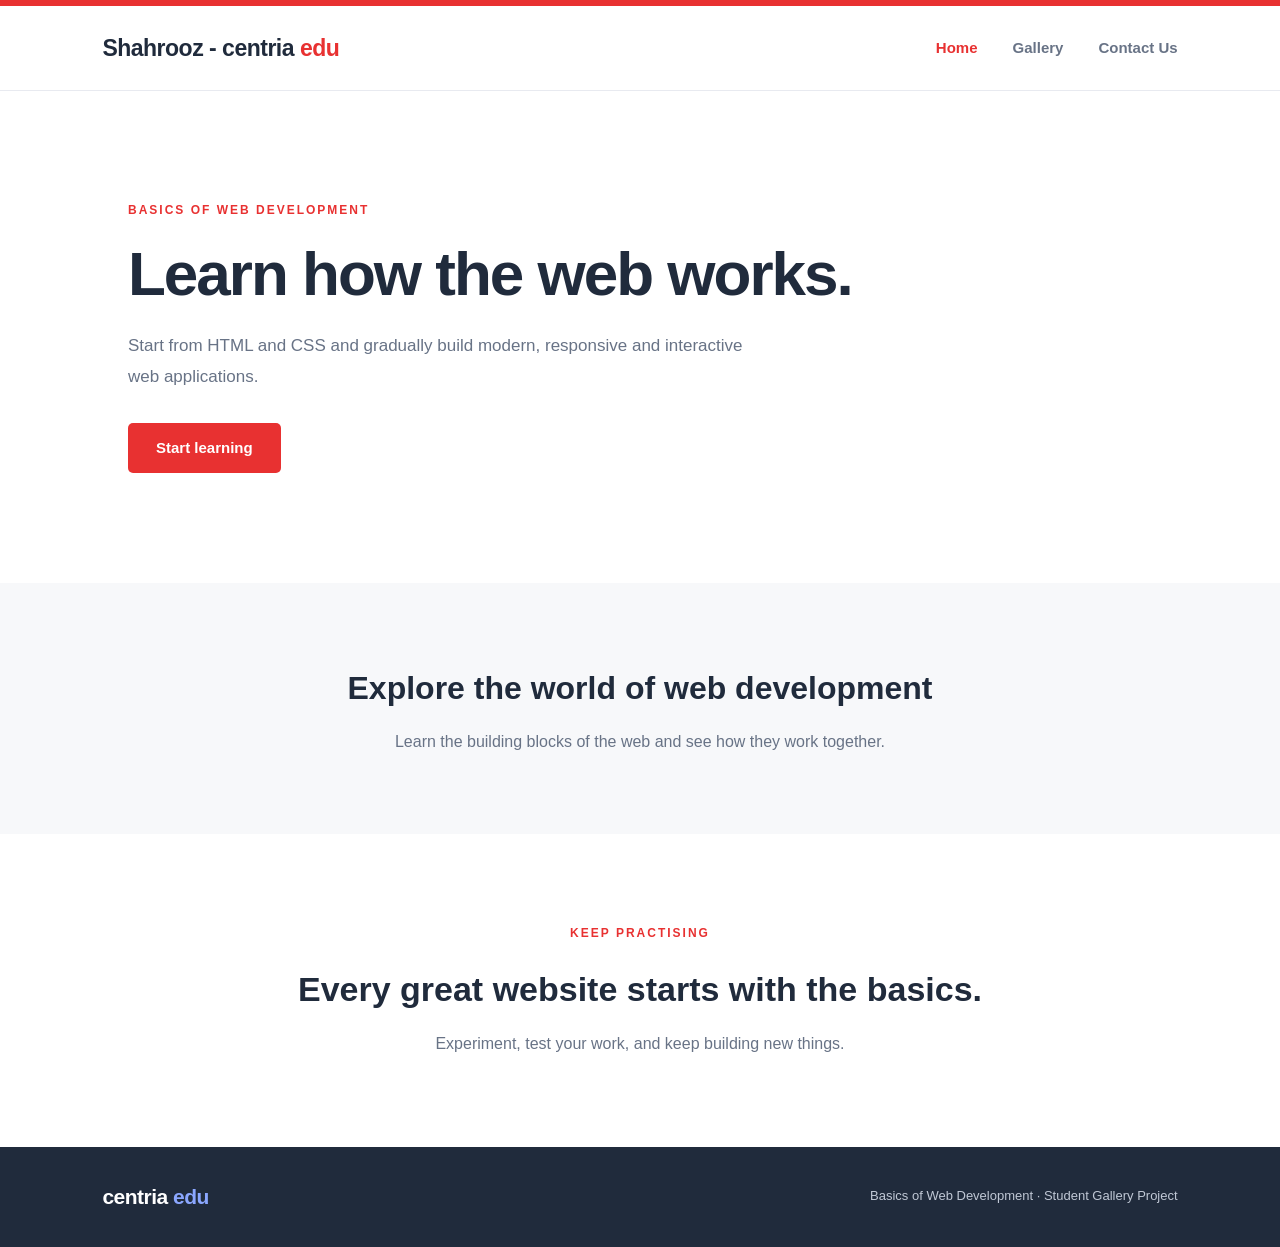
<file: index.html>
<!DOCTYPE html>
<html lang="en">
<head>
  <meta charset="UTF-8">
  <meta name="viewport" content="width=device-width, initial-scale=1.0">

  <title>Centria Edu | Basics of Web Development</title>

  <link rel="stylesheet" href="style.css">
  <link rel="icon" href="favicon.ico" type="image/x-icon">
</head>

<body>

  <div class="top-strip" aria-hidden="true"></div>

  <header class="site-header">
    <a class="brand" href="index.html" aria-label="Centria Edu home">
      Shahrooz - centria <span>edu</span>
    </a>

    <nav aria-label="Main navigation">
      <a class="active" href="index.html">Home</a>
      <a href="gallery.html">Gallery</a> 
      <a href="contact.html">Contact Us</a>
    </nav>
  </header>

  <main>

    <section class="intro">
      <p class="eyebrow">BASICS OF WEB DEVELOPMENT</p>

      <h1>Learn how the web works.</h1>

      <p class="intro-copy">
        Start from HTML and CSS and gradually build modern,
        responsive and interactive web applications.
      </p>

      <a class="cta" href="#topics">Start learning</a>
    </section>

    <section class="intro-section" id="topics">
      <h2>Explore the world of web development</h2>

      <p>
        Learn the building blocks of the web and see how they
        work together.
      </p>
    </section>

    <section class="about" id="about">
      <p class="eyebrow">KEEP PRACTISING</p>

      <h2>Every great website starts with the basics.</h2>

      <p>
        Experiment, test your work, and keep building new things.
      </p>
    </section>

  </main>

  <footer>
    <a class="brand" href="index.html">
      centria <span>edu</span>
    </a>

    <p>Basics of Web Development · Student Gallery Project</p>
  </footer>

</body>
</html>
</file>
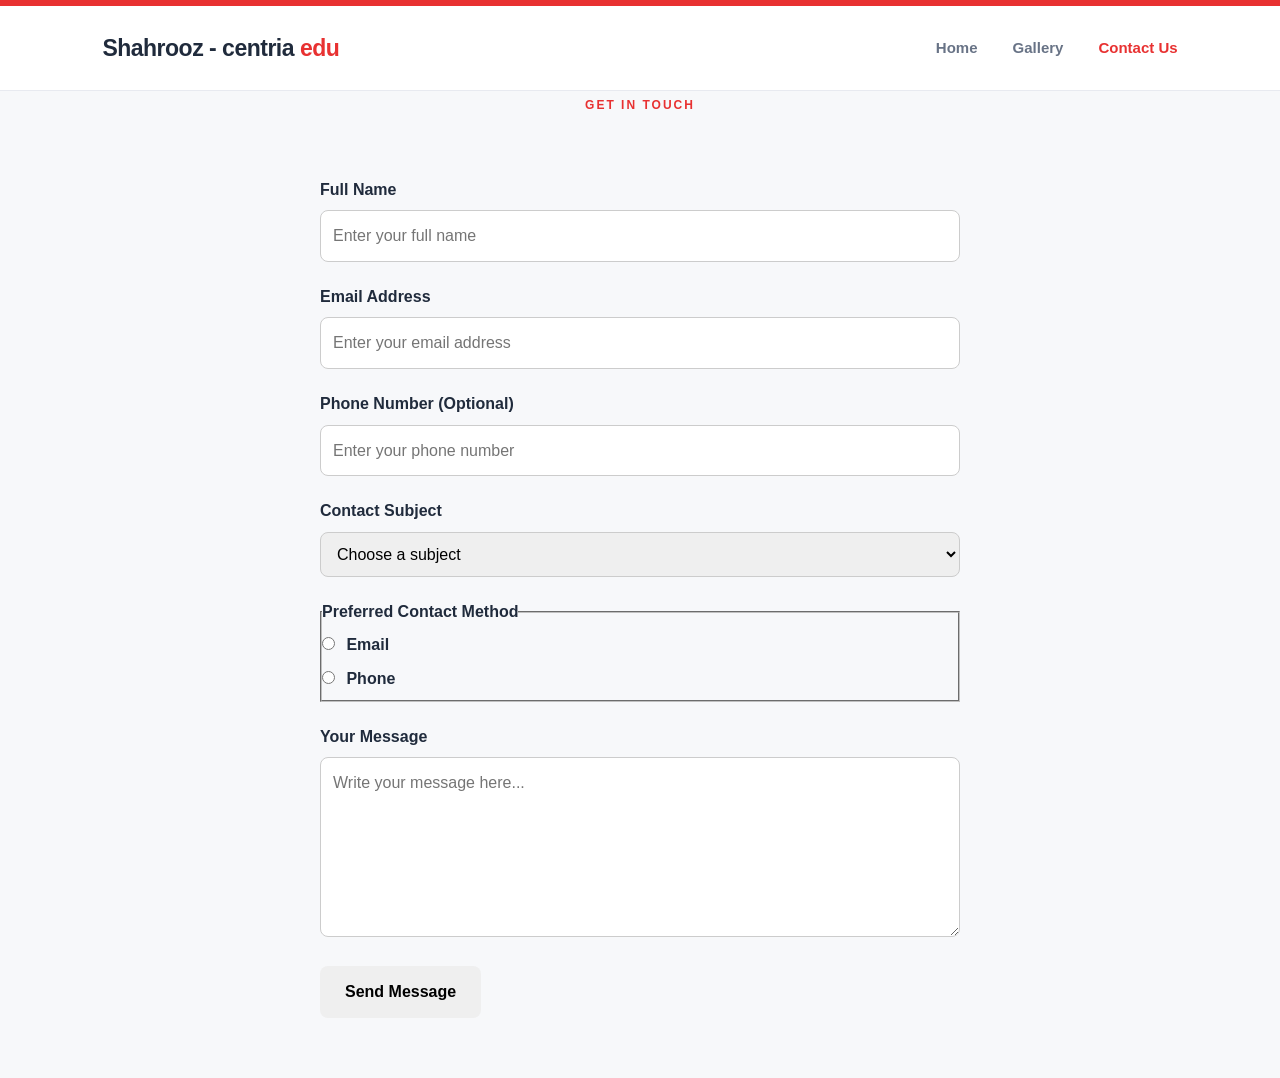
<file: contact.html>
<!DOCTYPE html>
<html lang="en">
<head>
  <meta charset="UTF-8">
  <meta name="viewport" content="width=device-width, initial-scale=1.0">

  <title>Centria Edu | Basics of Web Development</title>

  <link rel="stylesheet" href="style.css">
  <link rel="icon" href="favicon.ico" type="image/x-icon">
</head>

<body>

  <div class="top-strip" aria-hidden="true"></div>

  <header class="site-header">
    <a class="brand" href="index.html" aria-label="Centria Edu home">
      Shahrooz - centria <span>edu</span>
    </a>

    <nav aria-label="Main navigation">
      <a href="index.html">Home</a>
      <a href="gallery.html">Gallery</a> 
      <a  class="active" href="contact.html">Contact Us</a>
    </nav>
  </header>
<main>

  <section class="topics" id="contact">
    <div class="container">

      <div class="section-heading">
        <span class="eyebrow">GET IN TOUCH</span>
       
      </div>

      <form class="card contact-form"
            action="https://httpbin.org/post"
            method="post">

        <div class="form-group">
          <label for="name">Full Name</label>
          <input
            type="text"
            id="name"
            name="name"
            placeholder="Enter your full name"
            autocomplete="name"
            required>
        </div>

        <div class="form-group">
          <label for="email">Email Address</label>
          <input
            type="email"
            id="email"
            name="email"
            placeholder="Enter your email address"
            autocomplete="email"
            required>
        </div>

        <div class="form-group">
          <label for="phone">Phone Number (Optional)</label>
          <input
            type="tel"
            id="phone"
            name="phone"
            placeholder="Enter your phone number"
            autocomplete="tel">
        </div>

        <div class="form-group">
          <label for="subject">Contact Subject</label>
          <select id="subject" name="subject" required>
            <option value="">Choose a subject</option>
            <option value="general">General Inquiry</option>
            <option value="feedback">Feedback</option>
            <option value="support">Technical Support</option>
            <option value="other">Other</option>
          </select>
        </div>

        <fieldset class="form-group">
          <legend>Preferred Contact Method</legend>

          <label>
            <input
              type="radio"
              name="contact_method"
              value="email"
              required>
            Email
          </label>

          <label>
            <input
              type="radio"
              name="contact_method"
              value="phone">
            Phone
          </label>
        </fieldset>

        <div class="form-group">
          <label for="message">Your Message</label>
          <textarea
            id="message"
            name="message"
            rows="6"
            placeholder="Write your message here..."
            required></textarea>
        </div>

        <button type="submit" class="submit-btn">
          Send Message
        </button>

      </form>

    </div>
  </section>

</main> 
  
  </body>
  </html>
</file>
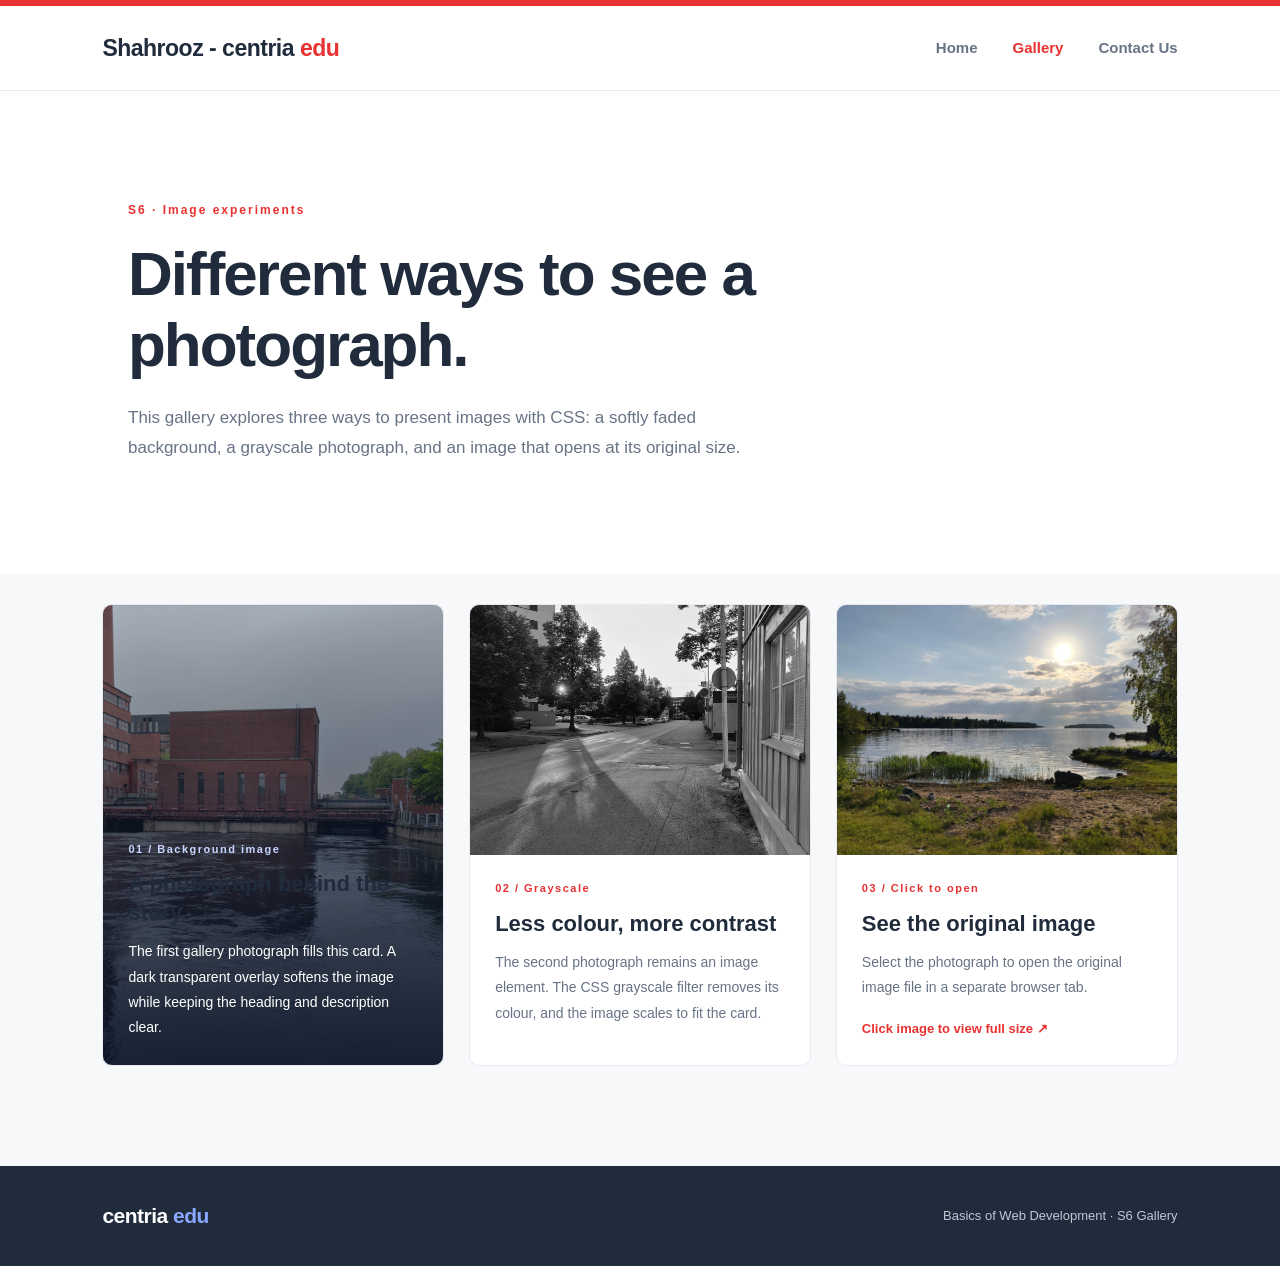
<file: gallery.html>
<!DOCTYPE html>
<html lang="en">
<head>
  <meta charset="UTF-8">
  <meta name="viewport" content="width=device-width, initial-scale=1.0">
  <title>Gallery | Centria Edu</title>
  <link rel="icon" href="favicon.ico" type="image/x-icon">
  <link rel="stylesheet" href="style.css">

</head>
<body>
  <div class="top-strip" aria-hidden="true"></div>

 <header class="site-header">
    <a class="brand" href="#" aria-label="Centria Edu home">Shahrooz - centria <span>edu</span></a>
    <nav aria-label="Main navigation">
      <a href="index.html">Home</a>
      <a class="active" href="gallery.html">Gallery</a>
      <a href="contact.html">Contact Us</a>
    </nav>
  </header>


  <main>
    <section class="intro">
      <p class="eyebrow">S6 · Image experiments</p>
      <h1>Different ways to see a photograph.</h1>
      <p class="intro-copy">This gallery explores three ways to present images with CSS: a softly faded background, a grayscale photograph, and an image that opens at its original size.</p>
    </section>

    <section class="photo-gallery" aria-label="Image effects gallery">
      <article class="photo-card background-photo">
        <div class="card-copy">
          <p class="card-number">01 / Background image</p>
          <h2>A photograph behind the story</h2>
          <p>The first gallery photograph fills this card. A dark transparent overlay softens the image while keeping the heading and description clear.</p>
        </div>
      </article>

      <article class="photo-card">
        <div class="image-frame">
          <img class="grayscale-image" src="image/2.jpeg" alt="Second photograph in the gallery, displayed in black and white">
        </div>
        <div class="card-copy">
          <p class="card-number">02 / Grayscale</p>
          <h2>Less colour, more contrast</h2>
          <p>The second photograph remains an image element. The CSS grayscale filter removes its colour, and the image scales to fit the card.</p>
        </div>
      </article>

      <article class="photo-card">
        <a class="clickable-image" href="image/3.jpeg" target="_blank" rel="noopener" aria-label="Open the third gallery photograph at full size in a new tab">
          <div class="image-frame">
            <img src="image/3.jpeg" alt="Third photograph in the gallery; select it to open the original image">
          </div>
        </a>
        <div class="card-copy">
          <p class="card-number">03 / Click to open</p>
          <h2>See the original image</h2>
          <p>Select the photograph to open the original image file in a separate browser tab.</p>
          <span class="click-hint">Click image to view full size ↗</span>
        </div>
      </article>
    </section>
  </main>

  <footer>
    <a class="brand" href="index.html">centria <span>edu</span></a>
    <p>Basics of Web Development · S6 Gallery</p>
  </footer>
</body>
</html>
</file>
<file: style.css>
* {
  margin: 0;
  padding: 0;
  box-sizing: border-box;
}

html {
  scroll-behavior: smooth;
}

body {
  font-family: Arial, Helvetica, sans-serif;
  background-color: #f7f8fa;
  color: #202b3c;
  line-height: 1.6;
}

a {
  text-decoration: none;
  color: inherit;
}


.top-strip {
  height: 6px;
  width: 100%;
  background: #e83131;
}



.site-header {
  width: 100%;
  min-height: 85px;
  padding: 20px 8%;
  display: flex;
  justify-content: space-between;
  align-items: center;
  background: #ffffff;
  border-bottom: 1px solid #e8eaf0;
}

.brand {
  font-size: 23px;
  font-weight: 700;
  color: #202b3c;
  letter-spacing: -0.5px;
}

.brand span {
  color: #e83131;
}

.site-header nav {
  display: flex;
  align-items: center;
  gap: 35px;
}

.site-header nav a {
  font-size: 15px;
  font-weight: 600;
  color: #687386;
  transition: 0.3s ease;
}

.site-header nav a:hover,
.site-header nav a.active {
  color: #e83131;
}


.intro {
  padding: 110px 10%;
  min-height: 420px;
  display: flex;
  flex-direction: column;
  justify-content: center;
  align-items: flex-start;
  background: #ffffff;
}

.eyebrow {
  color: #e83131;
  font-size: 12px;
  font-weight: 700;
  letter-spacing: 2px;
  margin-bottom: 18px;
}

.intro h1 {
  max-width: 850px;
  font-size: clamp(38px, 5vw, 62px);
  line-height: 1.15;
  font-weight: 700;
  letter-spacing: -2px;
  color: #202b3c;
  margin-bottom: 22px;
}

.intro-copy {
  max-width: 650px;
  font-size: 17px;
  color: #687386;
  line-height: 1.8;
}


.cta {
  display: inline-block;
  margin-top: 30px;
  padding: 13px 28px;
  background: #e83131;
  color: #ffffff;
  border-radius: 5px;
  font-size: 15px;
  font-weight: 600;
  transition: 0.3s ease;
}

.cta:hover {
  background: #244ac2;
  transform: translateY(-3px);
}


.intro-section {
  text-align: center;
  padding: 80px 10%;
  background: #f7f8fa;
}

.intro-section h2 {
  font-size: 32px;
  color: #202b3c;
  margin-bottom: 15px;
}

.intro-section p {
  font-size: 16px;
  color: #687386;
}


.about {
  padding: 90px 10%;
  text-align: center;
  background: #ffffff;
}

.about h2 {
  font-size: 34px;
  color: #202b3c;
  margin-bottom: 15px;
}

.about p:not(.eyebrow) {
  font-size: 16px;
  color: #687386;
}


.photo-gallery {
  padding: 30px 8% 100px;
  display: grid;
  grid-template-columns: repeat(3, 1fr);
  gap: 25px;
}

.photo-card {
  background: #ffffff;
  border: 1px solid #e8eaf0;
  border-radius: 10px;
  overflow: hidden;
  transition: 0.3s ease;
}

.photo-card:hover {
  transform: translateY(-6px);
  box-shadow: 0 12px 30px rgba(25, 40, 70, 0.10);
}

/* Background Image */

.background-photo {
  min-height: 430px;
  display: flex;
  align-items: flex-end;
  background-image:
    linear-gradient(
      to top,
      rgba(15, 25, 45, 0.9),
      rgba(15, 25, 45, 0.25)
    ),
    url("image/1.jpeg");

  background-size: cover;
  background-position: center;
  color: #ffffff;
}

.background-photo .card-copy {
  color: #ffffff;
}

.background-photo .card-number {
  color: #c7d5ff;
}

.background-photo h2,
.background-photo .card-copy p:not(.card-number) {
  color: #ffffff;
}



.image-frame {
  width: 100%;
  height: 250px;
  overflow: hidden;
  background: #e8eaf0;
}

.image-frame img {
  width: 100%;
  height: 100%;
  object-fit: cover;
  display: block;
  transition: 0.4s ease;
}

.photo-card:hover .image-frame img {
  transform: scale(1.05);
}

.grayscale-image {
  filter: grayscale(100%);
}



.clickable-image {
  display: block;
  cursor: pointer;
}

.clickable-image:hover img {
  filter: brightness(0.85);
}



.card-copy {
  padding: 25px;
}

.card-number {
  font-size: 11px;
  font-weight: 700;
  letter-spacing: 1.5px;
  color: #e83131;
  margin-bottom: 12px;
}

.card-copy h2 {
  font-size: 22px;
  line-height: 1.3;
  color: #202b3c;
  margin-bottom: 12px;
}

.card-copy p:not(.card-number) {
  font-size: 14px;
  color: #687386;
  line-height: 1.8;
}

.click-hint {
  display: inline-block;
  margin-top: 18px;
  color: #e83131;
  font-size: 13px;
  font-weight: 700;
}



footer {
  min-height: 100px;
  padding: 25px 8%;
  background: #202b3c;
  display: flex;
  justify-content: space-between;
  align-items: center;
  gap: 20px;
}

footer .brand {
  color: #ffffff;
  font-size: 21px;
}

footer .brand span {
  color: #8ba7ff;
}

footer p {
  color: #c0c8d5;
  font-size: 13px;
}



@media (max-width: 900px) {

  .photo-gallery {
    grid-template-columns: repeat(2, 1fr);
  }

  .intro {
    padding: 80px 7%;
  }

}

@media (max-width: 600px) {

  .site-header {
    padding: 18px 5%;
    flex-direction: column;
    gap: 15px;
  }

  .brand {
    font-size: 21px;
  }

  .site-header nav {
    gap: 25px;
  }

  .intro {
    padding: 70px 7%;
    min-height: 350px;
  }

  .intro h1 {
    font-size: 38px;
    letter-spacing: -1px;
  }

  .intro-copy {
    font-size: 15px;
  }

  .wide-break,
  .desktop-break {
    display: none;
  }

  .intro-section {
    padding: 60px 7%;
  }

  .intro-section h2 {
    font-size: 26px;
  }

  .about {
    padding: 65px 7%;
  }

  .about h2 {
    font-size: 27px;
  }

  .photo-gallery {
    grid-template-columns: 1fr;
    padding: 20px 6% 70px;
  }

  .background-photo {
    min-height: 380px;
  }

  footer {
    flex-direction: column;
    text-align: center;
    padding: 30px 5%;
  }

}

.contact-form {
  max-width: 700px;
  margin: 30px auto;
  padding: 30px;
}

.section-heading {
  text-align: center;
  margin-bottom: 30px;
}

.section-heading h2 {
  margin: 10px 0;
}

.form-group {
  margin-bottom: 22px;
}

.form-group label,
.form-group legend {
  display: block;
  font-weight: 600;
  margin-bottom: 8px;
}

.form-group input:not([type="radio"]),
.form-group select,
.form-group textarea {
  width: 100%;
  padding: 12px;
  border: 1px solid #ccc;
  border-radius: 8px;
  font: inherit;
  box-sizing: border-box;
}

.form-group textarea {
  resize: vertical;
}

.form-group input[type="radio"] {
  margin-right: 7px;
}

.form-group fieldset {
  border: none;
  padding: 0;
}

.submit-btn {
  padding: 13px 25px;
  border: none;
  border-radius: 8px;
  cursor: pointer;
  font: inherit;
  font-weight: bold;
}

.submit-btn:hover {
  opacity: 0.85;
}

@media (max-width: 600px) {
  .contact-form {
    padding: 18px;
  }
}
</file>
